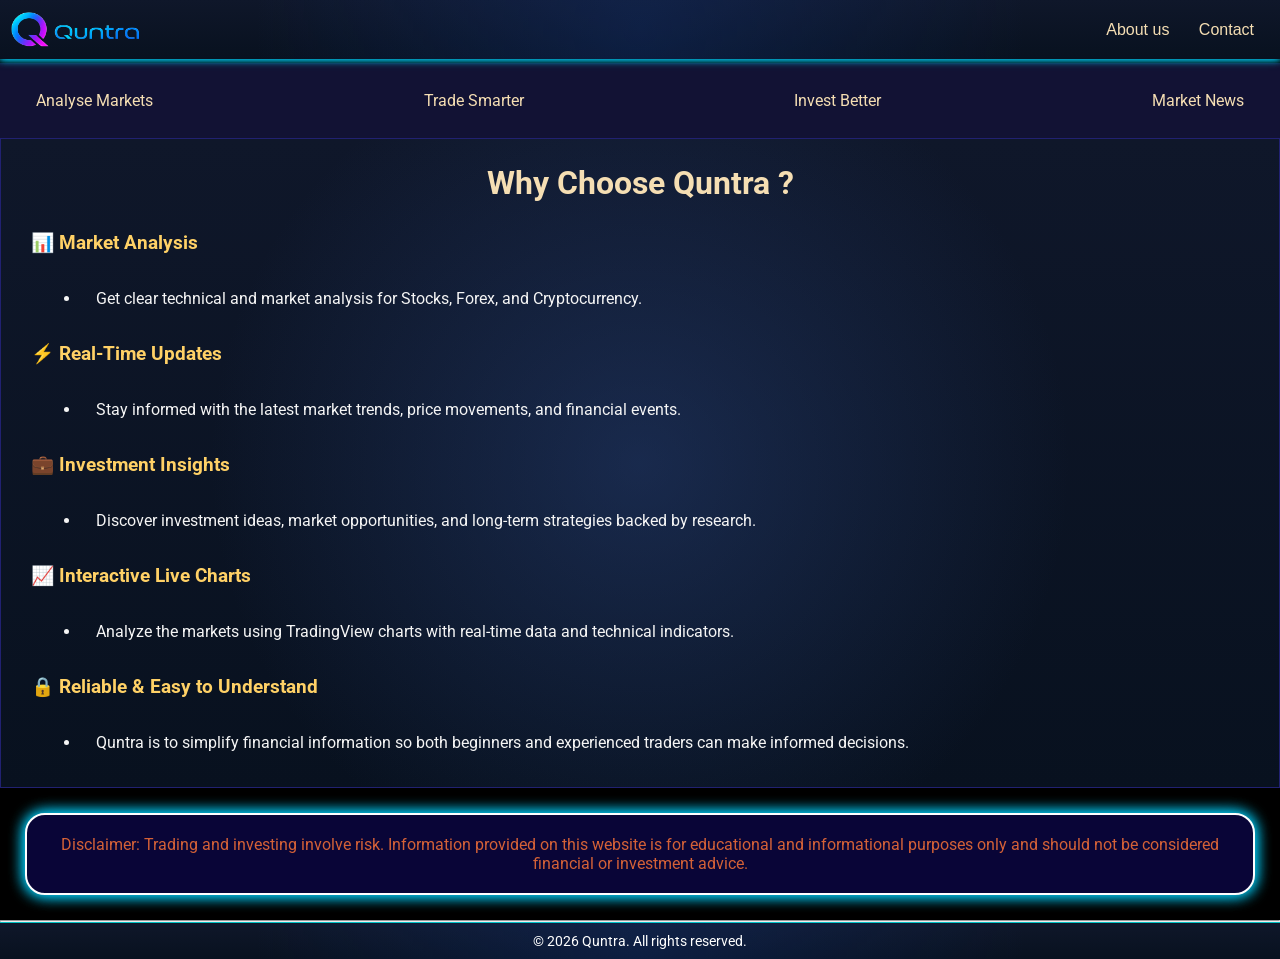
<file: index.html>
<!DOCTYPE html>
<html lang="en">

<head>
    <meta charset="UTF-8">
    <meta name="viewport" content="width=device-width, initial-scale=1.0">
    <meta name="description"
        content="Quntra is a comprehensive platform for analyzing market trends, providing insights into trading, investment opportunities, and the latest financial news. Stay informed and make better financial decisions with Quntra.">
    <meta name="author" content="Quntra Team">
    <meta http-equiv="X-UA-Compatible" content="IE=edge">

    <title>Quntra - Analyse Market</title>

    <link rel="icon" href="Assets/logo3.png" type="image/x-icon">
    <link rel="stylesheet" href="Css/style.css">
    <link rel="stylesheet" href="Css/media.css">

</head>

<body>

    <!-- Navigation bar -->

    <nav class="navbar">
        <img src="Assets/logo2.png" width="130px">
        <!-- <h2 class="nav-heading" >Quntra</h2> -->
        <ul class="lists">
            <li>
                <a class="nav-links" href="about-quntra.html">About us</a>
                <a class="nav-links" href="contact.html">Contact</a>
            </li>
        </ul>
    </nav>


    <!-- Header -->

    <header>

        <div class="header">

            <div class="title"><a href="https://www.tradingview.com/chart/?symbol=BINANCE%3ABTCUSDT"
                    target="_blank">Analyse Markets</a></div>

            <div class="title"><a href="Trade analysis/index.html" target="_blank">Trade Smarter</a></div>

            <div class="title"><a href="">Invest Better</a></div>

            <div class="title"><a href="">Market news</a></div>
        </div>

    </header>

    <!-- Main Content -->

    <div class="why-quntra">

        <h1 class="why">Why Choose Quntra ?</h1>

        <h3 class="sub-heading">📊 Market Analysis</h3>

        <p class="para">Get clear technical and market analysis for Stocks, Forex, and Cryptocurrency.</p>

        <h3 class="sub-heading">⚡ Real-Time Updates</h3>

        <p class="para">Stay informed with the latest market trends, price movements, and financial events.</p>

        <h3 class="sub-heading">💼 Investment Insights</h3>

        <p class="para">Discover investment ideas, market opportunities, and long-term strategies backed by research.
        </p>

        <h3 class="sub-heading">📈 Interactive Live Charts</h3>

        <p class="para">Analyze the markets using TradingView charts with real-time data and technical indicators.</p>

        <h3 class="sub-heading">🔒 Reliable & Easy to Understand</h3>

        <p class="para">Quntra is to simplify financial information so both beginners and experienced traders can make
            informed decisions.</p>

    </div>

    </main>

    <!-- disclaimer -->

    <div class="dis">
        <p>Disclaimer: Trading and investing involve risk. Information provided on this website is for educational and
            informational purposes only and should not be considered financial or investment advice.</p>
    </div>

    <hr>


    <!-- Footer -->

    <footer>


        <p>&copy; 2026 Quntra. All rights reserved.</p>


    </footer>

    <script src="Js/script.js"></script>
</body>

</html>
</file>
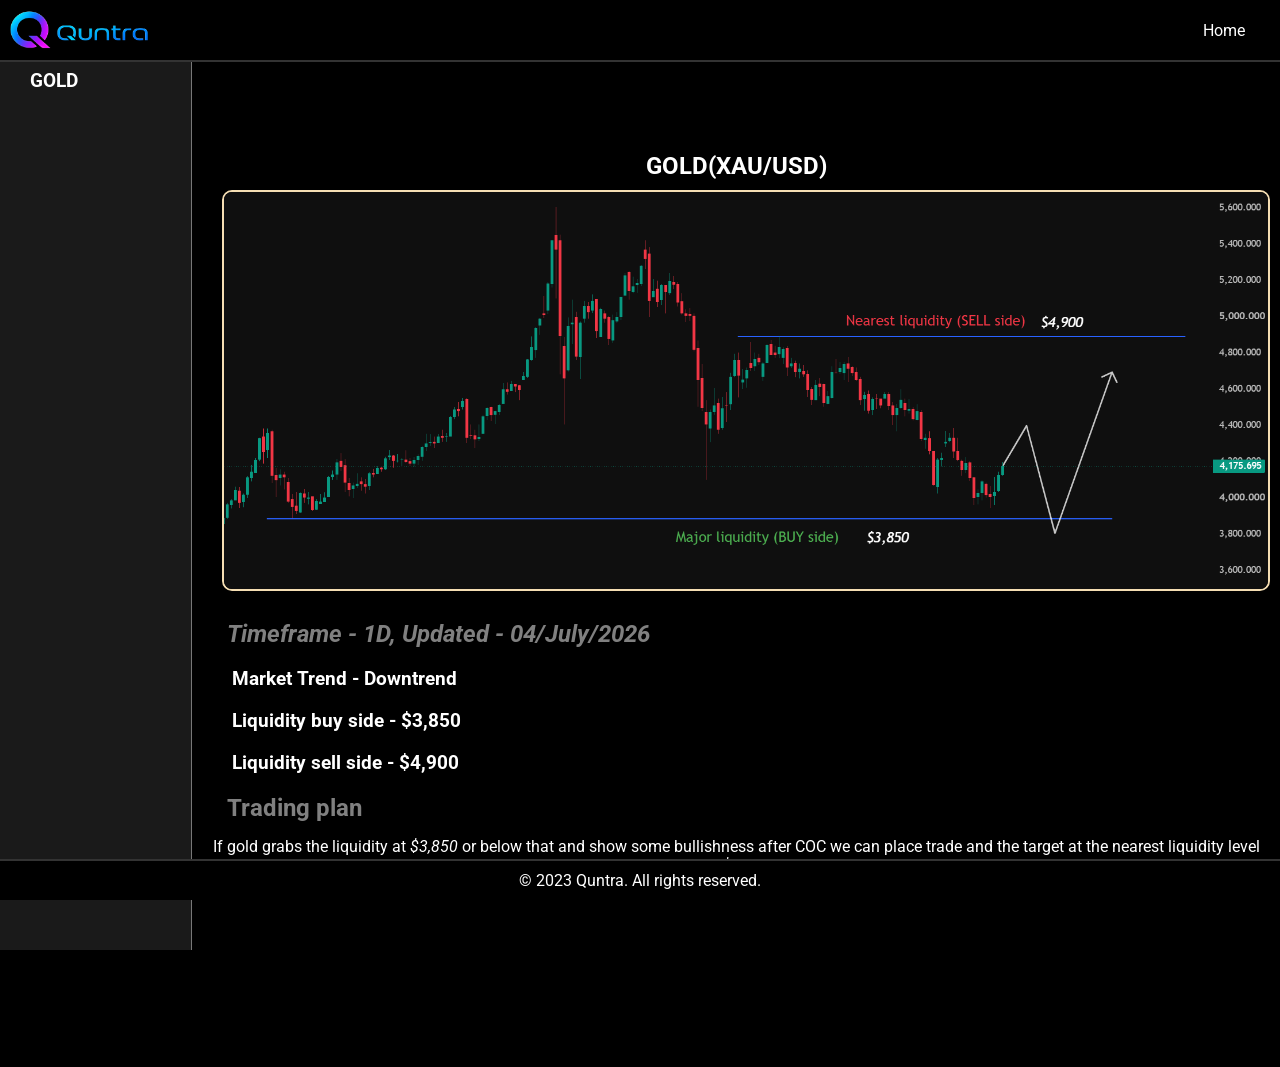
<file: Trade analysis/index.html>
<!DOCTYPE html>
<html lang="en">
<head>
    <meta charset="UTF-8">
    <meta name="viewport" content="width=device-width, initial-scale=1.0">
    <title>Quntra - Trade Analysis</title>

    <link rel="stylesheet" href="css/trade.css">
   <link rel="shortcut icon" href="/assets/logo3.png" type="image/x-icon">
    <link rel="stylesheet" href="css/trade-media.css">
</head>
<body>

       <!-- Navigation bar -->
    <div  class="fixed">
        <nav class="navbar">

            <img class="logo" src="assets/logo2.png" width="" height="40" alt="">
           

            <ul class="nav-links">
                <li><a href="../index.html">Home</a></li>
            </ul>
    </div>
    </nav>

    <!-- Main Content -->

    <section class="content"> 

        <div class="side">

            <h3 class="gold" ><a href="#gold">GOLD</a></h3>

        </div>

    </section>
    <section class="container"> 

        <div class="main">
            <h1 id="gold" >GOLD(XAU/USD)</h1>
            <img class="img" src="assets/GOLD.png" alt="Xau/usd">
            <h2><i>Timeframe - 1D, Updated - 04/July/2026</i></h2>
            <h3 class="overview" > Market Trend - Downtrend </h3>
            <h3 class="overview" >Liquidity buy side - $3,850 </h3>
            <h3 class="overview" >Liquidity sell side - $4,900 </h3>
          <h2>Trading plan</h2>
          <p>If gold grabs the liquidity at <i>$3,850</i> or below that and show some bullishness after COC we can place trade and the target at the nearest liquidity level of <i>$4,900</i></p>
        </div>
        

    </section>


    <footer>
        <p>&copy; 2023 Quntra. All rights reserved.</p>
    </footer>
    
<script src="js/trade.js"></script>

</body>
</html>
</file>
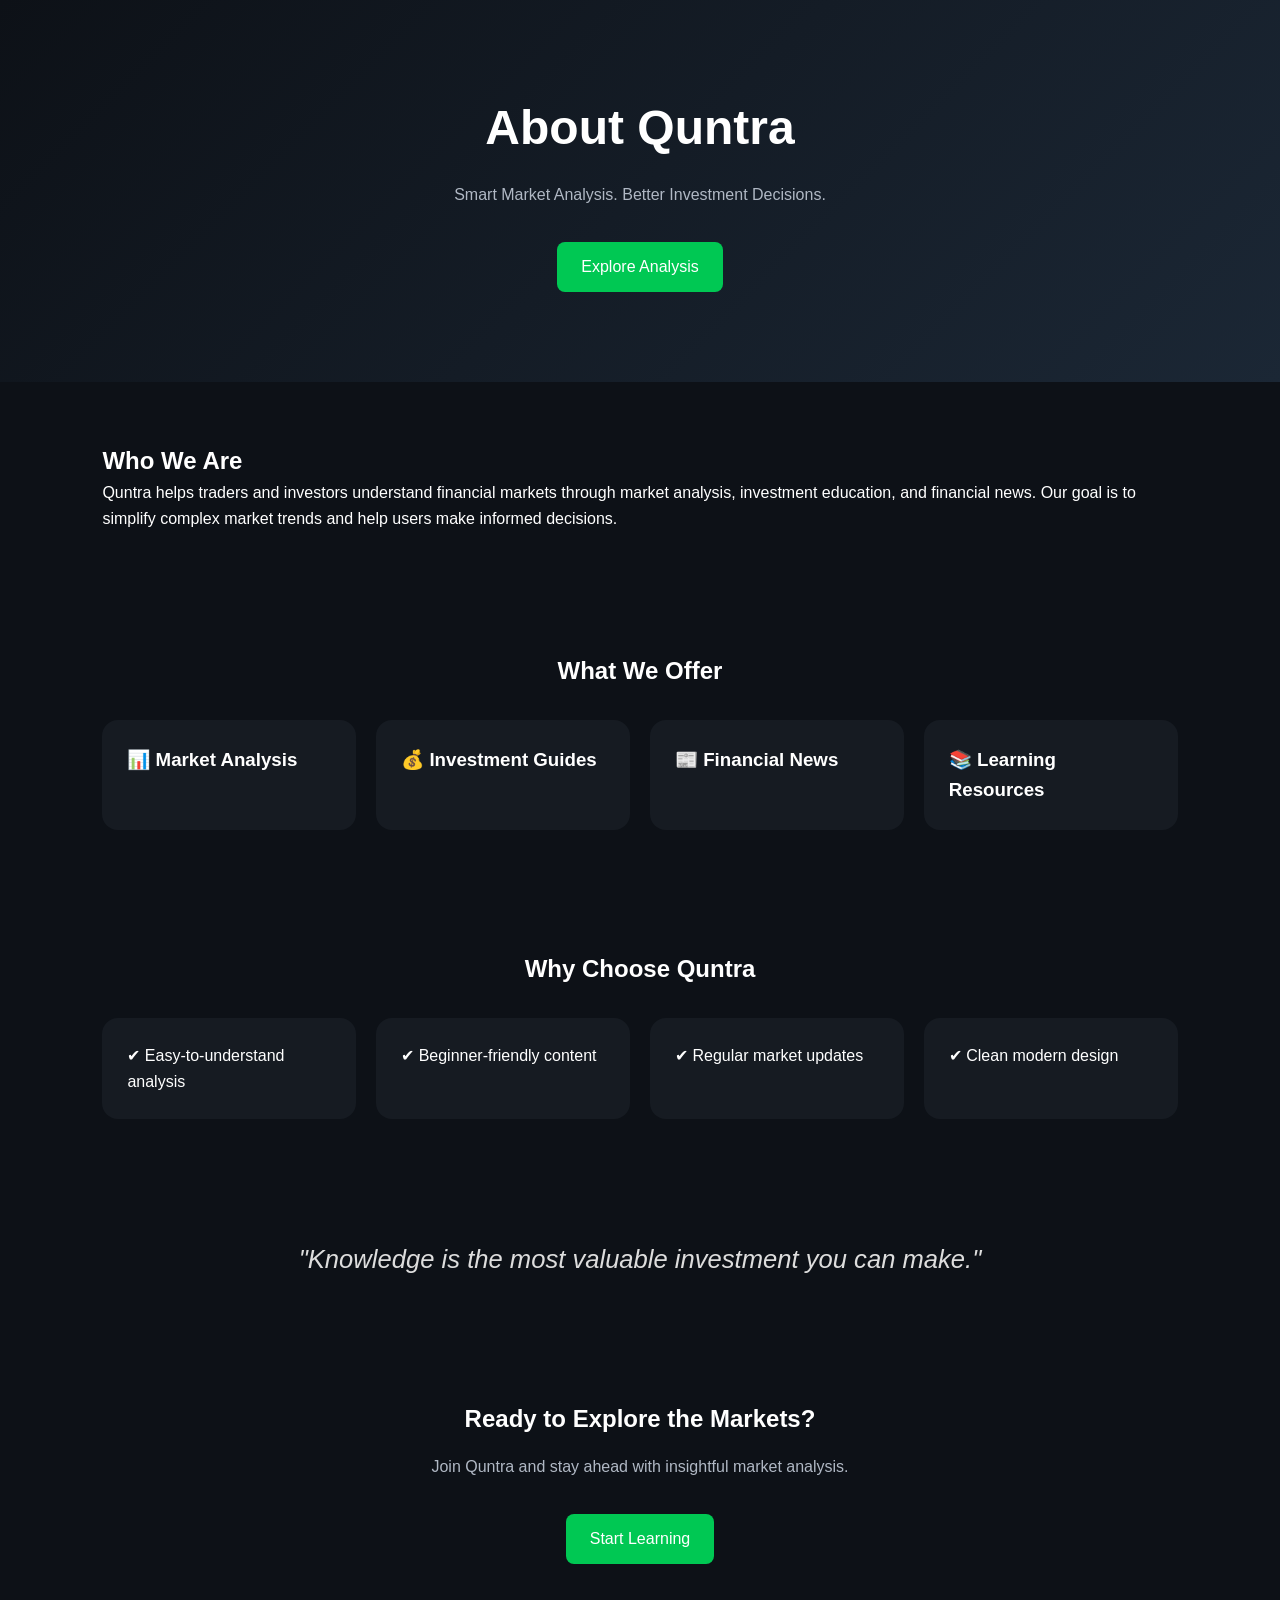
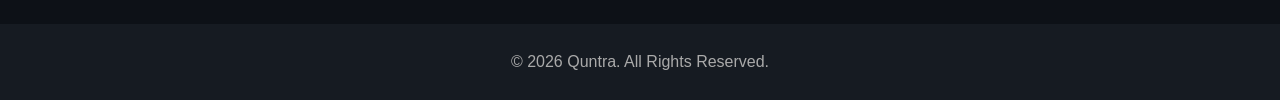
<file: about-quntra.html>
<!DOCTYPE html>
<html lang="en">

<head>
    <meta charset="UTF-8">
    <meta name="viewport" content="width=device-width,initial-scale=1">
    <title>About Quntra</title>
    <link rel="shortcut icon" href="Assets/logo3.png" type="image/x-icon">
    <link rel="stylesheet" href="Css/about-media.css">
    <link rel="stylesheet" href="Css/about.css">
    <style>
       
    </style>
</head>

<body>
    <header>
        <h1>About Quntra</h1>
        <p class="lead">Smart Market Analysis. Better Investment Decisions.</p><a class="btn" href="/Trade analysis/index.html">Explore
            Analysis</a>
    </header>
    <section class="story">
        
        <div>
            <h2>Who We Are</h2>
            <p>Quntra helps traders and investors understand financial markets through market analysis, investment
                education, and financial news. Our goal is to simplify complex market trends and help users make
                informed decisions.</p>
        </div>
    </section>
 
    <section>
        <h2 style="text-align:center;margin-bottom:30px">What We Offer</h2>
        <div class="grid">
            <div class="card">
                <h3>📊 Market Analysis</h3>
            </div>
            <div class="card">
                <h3>💰 Investment Guides</h3>
            </div>
            <div class="card">
                <h3>📰 Financial News</h3>
            </div>
            <div class="card">
                <h3>📚 Learning Resources</h3>
            </div>
        </div>
    </section>

    <section>
        <h2 style="text-align:center;margin-bottom:30px">Why Choose Quntra</h2>
        <div class="grid">
            <div class="card">✔ Easy-to-understand analysis</div>
            <div class="card">✔ Beginner-friendly content</div>
            <div class="card">✔ Regular market updates</div>
            <div class="card">✔ Clean modern design</div>
        </div>
    </section>

     <section>
        <blockquote>"Knowledge is the most valuable investment you can make."</blockquote>
    </section>

    <section style="text-align:center">
        <h2>Ready to Explore the Markets?</h2>
        <p class="lead">Join Quntra and stay ahead with insightful market analysis.</p><a class="btn" href="#">Start
            Learning</a>
    </section>

    <footer>© 2026 Quntra. All Rights Reserved.</footer>
    <script>
        document.querySelectorAll('.num').forEach(n => { let t = +n.dataset.target, c = 0; let i = setInterval(() => { c += Math.ceil(t / 60); if (c >= t) { c = t; clearInterval(i) } n.textContent = c + (t >= 100 ? '+' : '/7') }, 25); });
    </script>
</body>

</html>
</file>
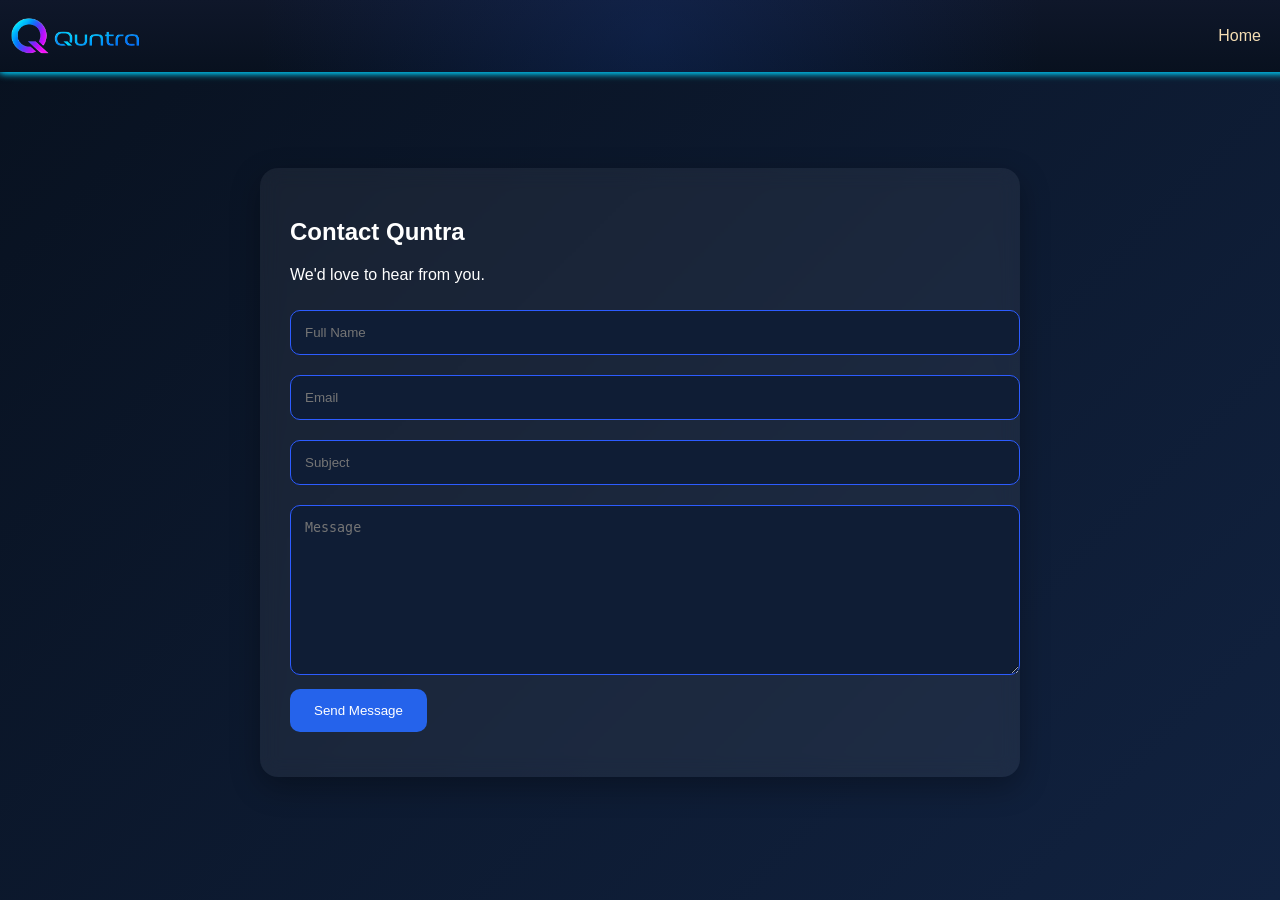
<file: contact.html>
<!DOCTYPE html>
<html>

<head>
    <meta charset="UTF-8">
    <meta name="viewport" content="width=device-width,initial-scale=1">
    <title>Quntra Contact</title>
    <link rel="stylesheet" href="Css/contact.css">
    <link rel="shortcut icon" href="Assets/logo3.png" type="image/x-icon">
</head>

<body>

    <!-- Navigation bar -->

    <nav class="navbar">
        <img src="Assets/logo2.png" width="130px">
        <!-- <h2 class="nav-heading" >Quntra</h2> -->
        <ul class="lists">
            <li>
                <a class="nav-links" href="index.html">Home </a>
            </li>
        </ul>
    </nav>

    <section class="wrap">

        <h1>Contact Quntra</h1>

        <p>We'd love to hear from you.</p>

        <form action="https://formspree.io/f/meebngol" id="f" method="post">

            <input id="name" placeholder="Full Name" name="full name" required>

            <input id="email" type="email" placeholder="Email" name="email">

            <input id="subject" placeholder="Subject" name="subject">

            <textarea id="msg" placeholder="Message" name="message" required></textarea>

            <button>Send Message</button>

        </form>

        <div id="ok"></div>

    </section>


    <script src="Js/contact.js"></script>

</body>

</html>
</file>
<file: Css/style.css>
/* Universal Styles */

@import url('https://fonts.googleapis.com/css2?family=Roboto:ital,wght@0,100..900;1,100..900&display=swap');

* {
    margin: 0;
    padding: 0;
    box-sizing: border-box;
}

body {
    font-family: 'Roboto', sans-serif;
    background-color: black;
    color: white;

}

/* Navigation Bar */

.navbar {
    display: flex;
    justify-content: space-between;
    align-items: center;
    margin: 0px;
    padding: 11px;
    font-family: "Poppins", sans-serif;
    font-weight: 500;
    /* border-bottom: 2px solid #000370; */
    color: wheat;
    position: fixed;
    top: 0;
    left: 0;
    z-index: 9999;
    width: 100%;
    background:
        radial-gradient(circle at center,
            rgba(22, 60, 143, 0.3),
            transparent 60%),
        linear-gradient(180deg, #0F172A, #08111F);
    background-color: #03001e;
    box-shadow: 0 0 8px #00d2ff, 0 0 8px #00d2ff;

}

.nav-heading {
    margin: 7px;

}

.lists {
    list-style: none;
}

.nav-links {
    padding: 10px;
    margin-right: 5px;
    color: wheat;
    text-decoration: none;
}

.nav-links:hover {
    border: 1px solid #D4AF37;
    border-radius: 10px;
    background-color:
        #23465c;
    box-shadow: 0 0 10px rgba(245, 222, 179, 0.417),
        0 0 10px rgba(0, 238, 255, 0.752);

}


/* Header */

.header {
    margin-top: 63px;
    color: wheat;
    width: 100%;
    height: auto;
    display: flex;
    justify-content: space-between;
    text-align: center;
    text-transform: capitalize;
    padding: 20px;
    background-color: #121234;



}

.title,
a {
    padding: 8px;
    transition: transform 0.4s ease;
    color: wheat;
    text-decoration: none;
}

.title:hover {
    transform: translateY(-5px);
    border-radius: 15px;
    border: 1px solid wheat;
    background-color: #1b1b49;
}

/* Main Content */

.why-quntra {
    margin: 0%;
    padding: 10px;
    border: 1px solid rgb(33, 33, 113);
    
    color: wheat;
    background:
        radial-gradient(circle at center,
            rgba(43, 72, 133, 0.418),
            transparent 60%),
        linear-gradient(180deg, #0F172A, #08111F);
}

.why {

    text-align: center;
    margin: 5px;
    padding: 10px;

}

.sub-heading {
    margin: 10px;
    padding: 10px;
    color: #FFD166;
    text-align: start;
}

.para {
    display: list-item;
    margin: 10px;
    margin-left: 70px;
    padding: 15px;
    color: whitesmoke;
    text-align: start;
}

/* disclaimer */


.dis {
    margin: 25px;
    padding: 20px;
   color: #d46137;
      text-align: center;
    background-color: rgb(9, 5, 55);
    border: 2px solid white;
    border-radius: 20px;
     box-shadow: 0 0 15px #00d2ff, 0 0 15px #00d2ff;
}


/* footer */

footer {
    background: #000000;
    color: #ffffff;
    text-align: center;
    padding: 10px;
    font-size: 14px;
    /* position: fixed;
    bottom: 0;
    left: 0; */
    width: 100%;
    background:
        radial-gradient(circle at center,
            rgba(22, 60, 143, 0.3),
            transparent 60%),
        linear-gradient(180deg, #0F172A, #08111F);
    border-top: 1px solid rgba(0, 255, 255, 0.732);

}
</file>
<file: Css/media.css>
/* ===========================
   Mobile Responsive CSS
   =========================== */

@media (max-width: 768px) {

    * {
        box-sizing: border-box;
    }

    body {
        margin: 0;
        padding: 0;
        overflow-x: hidden;
    }

    /* Navbar */

    .navbar {
        display: flex;
        flex-direction: column;
        align-items: center;
        justify-content: center;
        padding: 15px;
        gap: 12px;
        text-align: center;
    }

    .navbar img {
        width: 120px;
        height: auto;
    }

    .lists {
        margin: 0;
        padding: 0;
    }

    .lists li {
        list-style: none;
        display: flex;
        gap: 20px;
        justify-content: center;
        align-items: center;
        flex-wrap: wrap;
    }

    .nav-links {
        font-size: 16px;
        text-decoration: none;
        padding: 8px 0;
    }

    /* Header Cards */

    .header {
        margin-top: 115px;
        display: flex;
        flex-direction: column;
        gap: 18px;
        padding: 20px 15px;
    }

    .title {
        width: 100%;
        min-height: 70px;
        display: flex;
        justify-content: center;
        align-items: center;
        border-radius: 12px;
    }

    .title a {
        width: 100%;
        text-align: center;
        padding: 18px;
        font-size: 18px;
    }

    /* Why Quntra */

    .why-quntra {
        width: 100%;
        margin: 0px ;
        padding: 20px;
    }

    .why {
        font-size: 30px;
        text-align: center;
        margin-bottom: 25px;
    }

    .sub-heading {
        font-size: 22px;
        margin-top: 25px;
    }

    .para {
        font-size: 16px;
        line-height: 1.8;
        text-align: justify;
    }

    /* Disclaimer */

    .dis {
        width: 92%;
        margin: 25px auto;
        padding: 15px;
    }

    .dis p {
        font-size: 14px;
        line-height: 1.6;
        text-align: center;
    }

    /* Footer */

    footer {
        text-align: center;
        padding: 20px 10px;
    }

    footer p {
        font-size: 14px;
    }

}
</file>
<file: Trade analysis/css/trade.css>
/* universal styles for the About page */

@import url('https://fonts.googleapis.com/css2?family=Roboto:ital,wght@0,100..900;1,100..900&display=swap');

* {
    margin: 0;
    padding: 0;
    box-sizing: border-box;
    
}

body {
    font-family: 'Roboto', sans-serif;
    background-color: black;
    color: white;

}


/* Navigation Bar */


.fixed {
    
    position: sticky;
    top: 0;
    left: 0;
    width: 100%;
    z-index: 1000;
       padding-top: 0;
    margin-top: 0;
}

.navbar {
   
        background-color: #000000;
    /* margin: 10px; */
    display: flex;
    align-items: center;
    border-bottom: 2px solid #333;
   
}

.nav-links {
    list-style: none;
    display: flex;
    margin-left: auto;
    margin-right: 20px;
}

.nav-links a {
    color: white;
    text-decoration: none;
    padding: 10px 15px;
    transition: background-color 0.3s ease;
    border-radius: 10px;
    
}

.nav-links a:hover {
    background-color: #555555a0;
}

.logo {
    margin: 10px;
}

/* Main Content */

.side {
    margin-top: 50px;
    height: 100%;
    width: 15%;
    border-right: 1px solid #777777;
    background-color: #1a1a1a;
    padding: 20px;
    position: fixed;
    top: 0;
    left: 0;
    
}

.main {
    margin-top: 70px;
    margin-left: 15%;
    margin-bottom: 35px;
    padding: 20px;
    background-color: #000000;
    min-height: 100vh;
    text-align: center;
}

.side a {
    color: #ffffff;
   margin: 10px ;
  
    text-align: center;
    text-decoration: none;
}

/* footer */

footer {
    background-color: #000000;
    color: white;
    text-align: center;
    padding: 10px;
    position: fixed;
    bottom: 0;
    left: 0;
    width: 100%;
    border-top: 2px solid #333;
}


/* main */

.img {
    width: 100%;
    margin: 10px;
    border-radius: 10px;
    border: 2px solid wheat;
}

h2{
    text-align: start;
    color: grey;
    margin: 15px;
   
}

.overview {
    display: flex;
    justify-content: space-between;
    text-align: center;
    margin: 20px;
   
   
}
</file>
<file: Trade analysis/css/trade-media.css>
/* ==========================
   Mobile Responsive (768px)
   ========================== */

@media screen and (max-width: 768px) {


    .fixed {
        position: fixed;
        top: 0;
        left: 0;
        width: 100%;
        z-index: 9999;
        
    }

    /* .nav-links {
       margin-right: 70px;
    } */
.h3 {
    display: none;
}

.content {
    display: none;
}

.conatiner {
    width: 100%;
    padding: 0;
    
}

section div {
    width: 100%;
    padding: 0;
    text-align: center;
   
}

.sidebar {
    width: 100%;
    height: auto;
    margin: 0;
    padding: 0;
}

.gold {
    width: 100%;
    height: auto;
    text-align: center;
    margin-left: 50%;
}

.main {
    margin-top: 70px;
    margin-left: 0;
    padding: 10px;
    background-color: #000000;
}

.side {
    width: 100%;
    height: 20px;
    background-color: darkgrey;
}
</file>
<file: Css/about-media.css>
/* ===========================
   Responsive Design
=========================== */

/* Tablets */
@media (max-width: 992px) {

    header {
        padding: 70px 20px;
    }

    h1 {
        font-size: 2.5rem;
    }

    .lead {
        font-size: 1rem;
        padding: 0 10px;
    }

    section {
        padding: 50px 6%;
    }

    .grid {
        grid-template-columns: repeat(2, 1fr);
        gap: 18px;
    }

    blockquote {
        font-size: 1.4rem;
    }
}


/* Mobile */
@media (max-width: 768px) {

    header {
        padding: 60px 20px;
    }

    h1 {
        font-size: 2rem;
    }

    h2 {
        font-size: 1.6rem;
        text-align: center;
    }

    h3 {
        font-size: 1.1rem;
    }

    .lead {
        font-size: 0.95rem;
        line-height: 1.7;
    }

    section {
        padding: 45px 20px;
    }

    .grid {
        grid-template-columns: 1fr;
        gap: 18px;
    }

    .card {
        padding: 20px;
        text-align: center;
    }

    .btn {
        display: inline-block;
        width: auto;
        padding: 12px 24px;
        font-size: 15px;
    }

    blockquote {
        font-size: 1.2rem;
        line-height: 1.6;
    }

    footer {
        padding: 20px;
        font-size: 14px;
    }
}


/* Small Mobile */
@media (max-width: 480px) {

    header {
        padding: 50px 15px;
    }

    h1 {
        font-size: 1.8rem;
    }

    h2 {
        font-size: 1.4rem;
    }

    h3 {
        font-size: 1rem;
    }

    .lead {
        font-size: 0.9rem;
    }

    section {
        padding: 35px 15px;
    }

    .card {
        padding: 18px;
        border-radius: 12px;
    }

    .btn {
        width: 100%;
        max-width: 250px;
        text-align: center;
        font-size: 14px;
    }

    blockquote {
        font-size: 1.05rem;
        padding: 0 10px;
    }

    footer {
        font-size: 13px;
    }
}
</file>
<file: Css/about.css>
* {
            margin: 0;
            padding: 0;
            box-sizing: border-box
        }

        body {
            font-family: Arial, sans-serif;
            background: #0D1117;
            color: #fff;
            line-height: 1.6
        }

        header {
            padding: 90px 20px;
            text-align: center;
            background: linear-gradient(135deg, #0D1117, #1b2735)
        }

        h1 {
            font-size: 3rem
        }

        p.lead {
            max-width: 700px;
            margin: 15px auto;
            color: #b0b8c4
        }

        .btn {
            display: inline-block;
            margin-top: 20px;
            padding: 12px 24px;
            background: #00c853;
            color: #fff;
            text-decoration: none;
            border-radius: 8px
        }

        section {
            padding: 60px 8%
        }

        .grid {
            display: grid;
            grid-template-columns: repeat(auto-fit, minmax(240px, 1fr));
            gap: 20px
        }

        .card {
            background: #161B22;
            padding: 25px;
            border-radius: 16px;
            transition: .3s
        }

        .card:hover {
            transform: translateY(-8px)
        }

 
  

        blockquote {
            text-align: center;
            font-size: 1.6rem;
            font-style: italic;
            color: #ddd
        }

        footer {
            background: #161B22;
            text-align: center;
            padding: 25px;
            color: #aaa
        }
</file>
<file: Css/contact.css>
/* Navigation Bar */

.navbar {
    display: flex;
    justify-content: space-between;
    align-items: center;
    margin: 0px;
    padding: 11px;
    font-family: "Poppins", sans-serif;
    font-weight: 500;
    /* border-bottom: 2px solid #000370; */
    color: wheat;
    position: fixed;
    top: 0;
    left: 0;
    z-index: 9999;
    width: 100%;
    background:
        radial-gradient(circle at center,
            rgba(22, 60, 143, 0.3),
            transparent 60%),
        linear-gradient(180deg, #0F172A, #08111F);
    background-color: #03001e;
    box-shadow: 0 0 8px #00d2ff, 0 0 8px #00d2ff;

}

.nav-heading {
    margin: 7px;

}

.lists {
    list-style: none;
}

.nav-links {
    padding: 10px;
    margin-right: 20px;
    color: wheat;
    text-decoration: none;
}

.nav-links:hover {
    border: 1px solid #D4AF37;
    border-radius: 10px;
    background-color:
        #23465c;
    box-shadow: 0 0 10px rgba(245, 222, 179, 0.417),
        0 0 10px rgba(0, 238, 255, 0.752);

}



body {
    margin: 0;
    font-family: Arial, sans-serif;
    background: linear-gradient(135deg, #08111F, #112240);
    display: grid;
    place-items: center;
    min-height: 100vh;
    color: #fff
}

.wrap {
    margin-top: 95px;
    margin-bottom: 50px;
    width: min(92%, 700px);
    background: rgba(255, 255, 255, .06);
    backdrop-filter: blur(10px);
    padding: 30px;
    border-radius: 18px;
    box-shadow: 0 10px 30px rgba(0, 0, 0, .3)
}

input,
textarea {
    width: 100%;
    margin: 10px 0;
    padding: 14px;
    border-radius: 10px;
    border: 1px solid #2d5cff;
    background: #0f1d35;
    color: #fff
}

textarea {
    height: 140px
}

button {
    padding: 14px 24px;
    border: 0;
    border-radius: 10px;
    background: #2563eb;
    color: #fff;
    cursor: pointer
}

button:hover {
    background: #3b82f6
}

#ok {
    margin-top: 15px;
    color: #7CFC98;
    font-weight: bold
}
</file>
